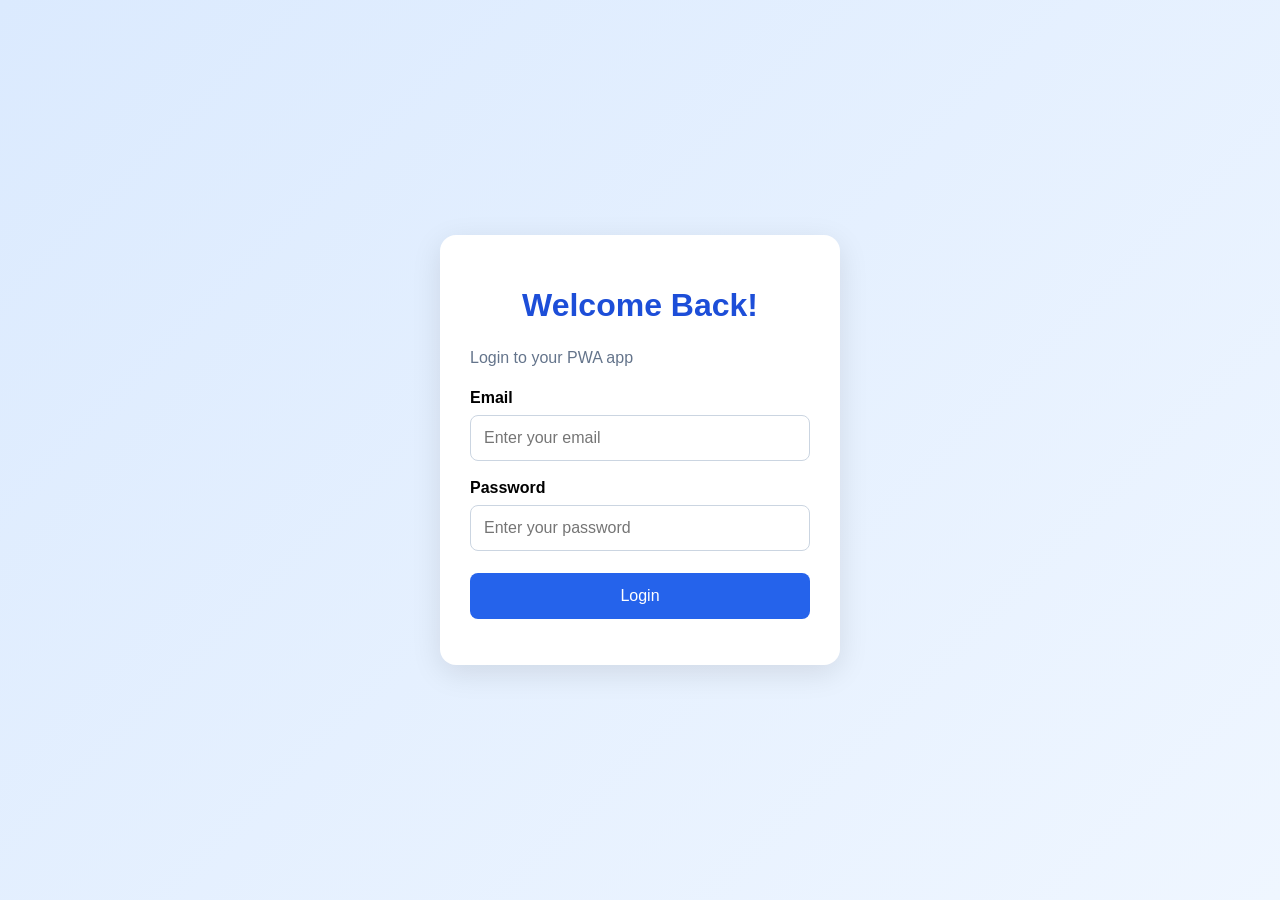
<file: index.html>
<!DOCTYPE html>
<html lang="en">
<head>
    <meta charset="UTF-8">
    <meta name="viewport" content="width=device-width, initial-scale=1.0">

    <title>My PWA App</title>

    <meta name="theme-color" content="#2563eb">
    <link rel="manifest" href="manifest.json">
    <link rel="stylesheet" href="style.css">
</head>
<body>
    <div class="login-container">
        <h1>Welcome Back!</h1>
        <p>Login to your PWA app</p>

        <form id="loginForm">
            <label for="email">Email</label>
            <input
                type="email"
                id="email"
                placeholder="Enter your email"
                required
            >

            <label for="password">Password</label>
            <input
                type="password"
                id="password"
                placeholder="Enter your password"
                required
            >

            <button type="submit">Login</button>
        </form>

        <p id="message"></p>
    </div>

    <script src="app.js"></script>
</body>
</html>
</file>
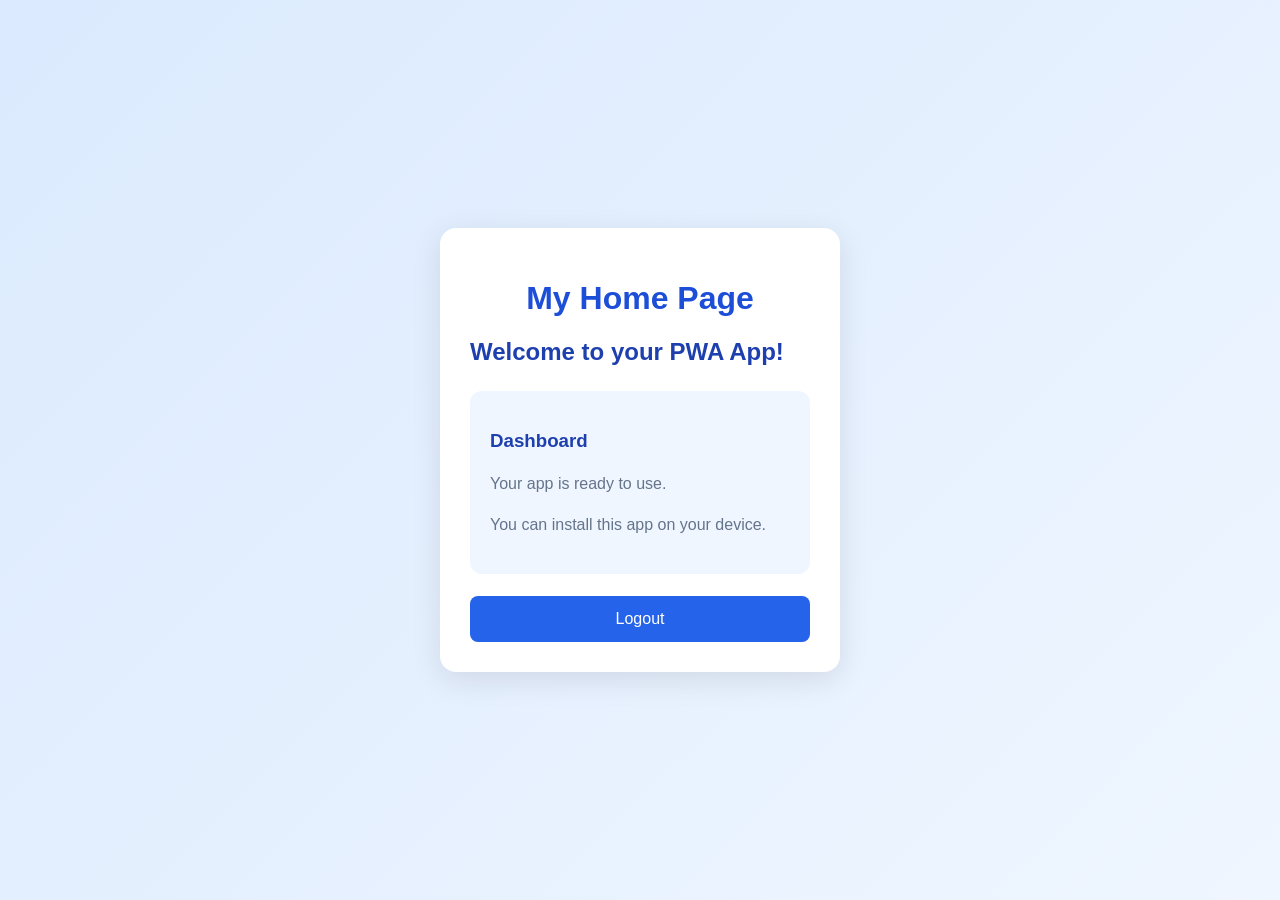
<file: home.html>
<!DOCTYPE html>
<html lang="en">
<head>
    <meta charset="UTF-8">
    <meta name="viewport" content="width=device-width, initial-scale=1.0">

    <title>Home - My PWA</title>
    <meta name="theme-color" content="#2563eb">
    <link rel="manifest" href="manifest.json">
    <link rel="stylesheet" href="style.css">
</head>
<body>
    <div class="home-container">
        <h1>My Home Page</h1>
        <h2>Welcome to your PWA App!</h2>

        <div class="dashboard-card">
            <h3>Dashboard</h3>
            <p>Your app is ready to use.</p>
            <p>You can install this app on your device.</p>
        </div>

        <button onclick="logout()">Logout</button>
    </div>

    <script src="app.js"></script>
</body>
</html>
</file>
<file: style.css>
* {
    box-sizing: border-box;
}

body {
    margin: 0;
    min-height: 100vh;
    display: flex;
    justify-content: center;
    align-items: center;
    padding: 20px;
    font-family: Arial, sans-serif;
    background: linear-gradient(135deg, #dbeafe, #eff6ff);
}

.login-container,
.home-container {
    width: 100%;
    max-width: 400px;
    padding: 30px;
    border-radius: 16px;
    background: white;
    box-shadow: 0 8px 30px rgba(0, 0, 0, 0.1);
}

h1 {
    color: #1d4ed8;
    text-align: center;
}

h2, h3 {
    color: #1e40af;
}

p {
    color: #64748b;
    line-height: 1.6;
}

label {
    display: block;
    margin-top: 18px;
    margin-bottom: 8px;
    font-weight: bold;
}

input {
    width: 100%;
    padding: 13px;
    border: 1px solid #cbd5e1;
    border-radius: 8px;
    font-size: 16px;
}

button {
    width: 100%;
    margin-top: 22px;
    padding: 14px;
    color: white;
    background: #2563eb;
    border: none;
    border-radius: 8px;
    font-size: 16px;
    cursor: pointer;
}

button:hover {
    background: #1d4ed8;
}

.dashboard-card {
    margin-top: 25px;
    padding: 20px;
    border-radius: 12px;
    background: #eff6ff;
}

#message {
    text-align: center;
    overflow-wrap: anywhere;
}
</file>
